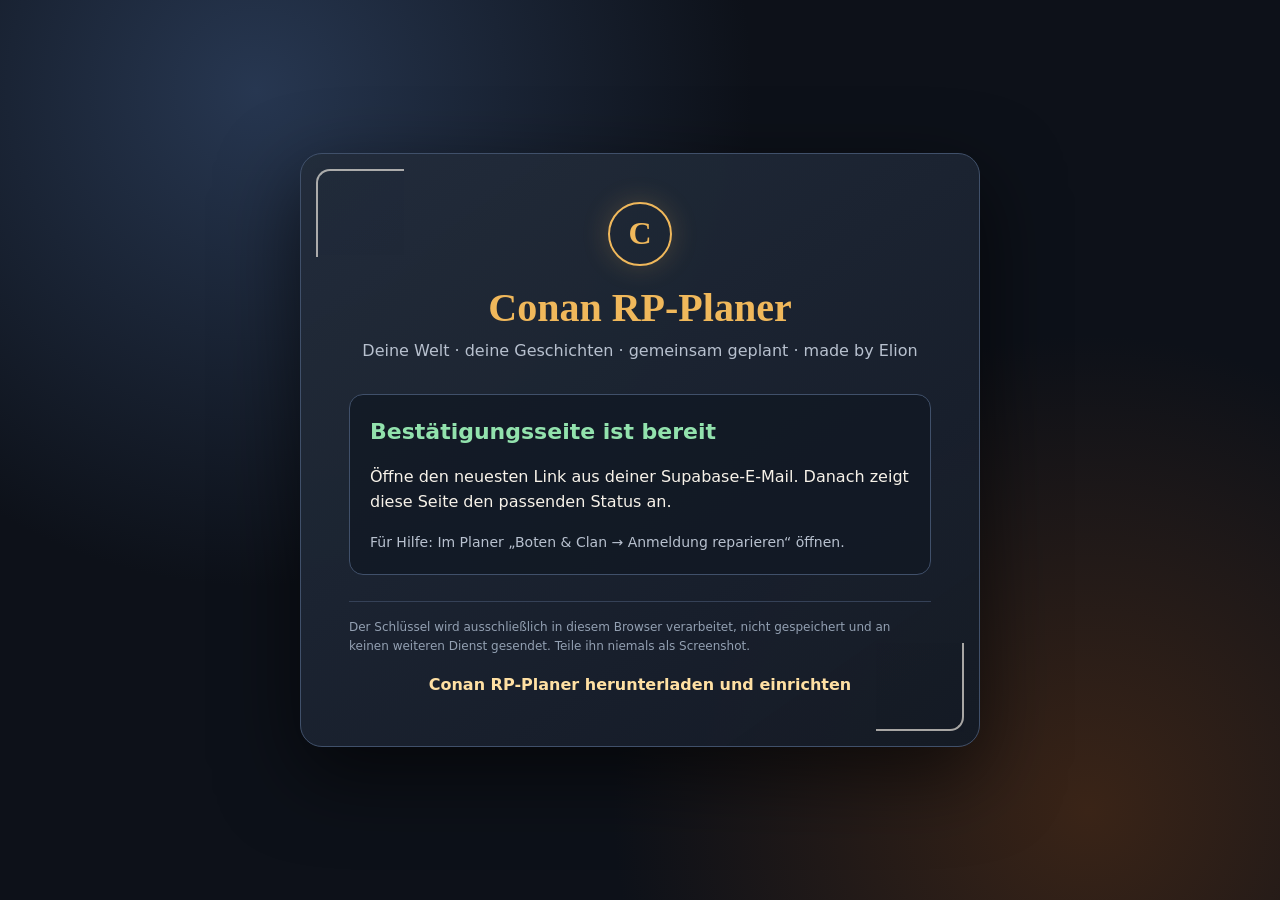
<file: index.html>
<!doctype html>
<html lang="de">
<head>
  <meta charset="utf-8">
  <meta name="viewport" content="width=device-width,initial-scale=1">
  <meta name="referrer" content="no-referrer">
  <meta http-equiv="Content-Security-Policy" content="default-src 'none'; style-src 'unsafe-inline'; script-src 'unsafe-inline'; img-src data:; base-uri 'none'; form-action 'none'; frame-ancestors 'none'">
  <title>Conan RP-Planer · Kontobestätigung</title>
  <style>
    :root{color-scheme:dark;--bg:#0d1119;--panel:#171e2a;--gold:#f0b85b;--gold2:#c9822b;--text:#f7f2e9;--muted:#b8c1cf;--ok:#92e2ad;--bad:#ff9b9b;--line:#40506a}
    *{box-sizing:border-box}
    body{margin:0;min-height:100vh;display:grid;place-items:center;padding:24px;background:radial-gradient(circle at 20% 10%,#273751 0,transparent 38%),radial-gradient(circle at 85% 90%,#3a2417 0,transparent 35%),var(--bg);color:var(--text);font:16px/1.55 "Segoe UI",system-ui,sans-serif}
    main{width:min(680px,100%);background:linear-gradient(145deg,rgba(34,44,59,.97),rgba(20,26,37,.98));border:1px solid var(--line);border-radius:22px;padding:clamp(24px,5vw,48px);box-shadow:0 28px 80px #0009;position:relative;overflow:hidden}
    main:before,main:after{content:"";position:absolute;width:86px;height:86px;border-color:var(--gold2);opacity:.65}
    main:before{left:15px;top:15px;border-left:2px solid;border-top:2px solid;border-radius:14px 0 0}
    main:after{right:15px;bottom:15px;border-right:2px solid;border-bottom:2px solid;border-radius:0 0 14px}
    .mark{width:64px;height:64px;margin:0 auto 18px;border:2px solid var(--gold);border-radius:50%;display:grid;place-items:center;color:var(--gold);font:700 32px Georgia,serif;box-shadow:0 0 28px #f0b85b33}
    h1{margin:0;text-align:center;color:var(--gold);font:700 clamp(27px,5vw,40px) Georgia,serif}
    .tagline{text-align:center;color:var(--muted);margin:8px 0 30px}
    .state{border:1px solid var(--line);border-radius:14px;padding:20px;background:#111824cc}
    .state h2{margin:0 0 8px;font-size:22px}.state.ok h2{color:var(--ok)}.state.error h2{color:var(--bad)}
    .codebox{margin-top:18px;padding:14px;border:1px solid #596982;border-radius:10px;background:#0b1018}
    .codebox label{display:block;color:var(--muted);font-size:13px;margin-bottom:7px}
    code{display:block;min-height:25px;word-break:break-all;color:#ffe0a3;font:13px/1.5 Consolas,monospace}
    .actions{display:flex;flex-wrap:wrap;gap:10px;margin-top:14px}
    button{appearance:none;border:1px solid var(--gold2);border-radius:9px;background:#2b3545;color:white;padding:11px 16px;font-weight:700;cursor:pointer}
    button.primary{background:linear-gradient(#d99537,#af6e1d);border-color:#f1bd65;color:#17110a}
    button:hover{filter:brightness(1.12)}
    .hint{color:var(--muted);margin:18px 0 0;font-size:14px}
    .privacy{margin-top:26px;padding-top:16px;border-top:1px solid #354157;color:#93a0b2;font-size:12px}
    .download{text-align:center;margin:18px 0 0}.download a{display:inline-block;color:#ffe0a3;font-weight:700;text-decoration:none}.download a:hover{text-decoration:underline}
    .toast{min-height:24px;color:var(--ok);font-weight:700;margin-top:10px}
    [hidden]{display:none!important}
  </style>
</head>
<body>
  <main>
    <div class="mark">C</div>
    <h1>Conan RP-Planer</h1>
    <p class="tagline">Deine Welt · deine Geschichten · gemeinsam geplant · made by Elion</p>
    <section id="state" class="state">
      <h2 id="title">Anmeldung wird geprüft …</h2>
      <p id="message">Einen Augenblick bitte.</p>
      <div id="codeArea" class="codebox" hidden>
        <label>Einmaliger Wiederherstellungscode</label>
        <code id="code">••••••••••••••••</code>
        <div class="actions">
          <button id="copy" class="primary" type="button">Code für den Planer kopieren</button>
          <button id="toggle" type="button">Code anzeigen</button>
        </div>
        <div id="toast" class="toast" role="status" aria-live="polite"></div>
      </div>
      <p id="hint" class="hint"></p>
    </section>
    <p class="privacy">Der Schlüssel wird ausschließlich in diesem Browser verarbeitet, nicht gespeichert und an keinen weiteren Dienst gesendet. Teile ihn niemals als Screenshot.</p>
    <p class="download"><a href="download/">Conan RP-Planer herunterladen und einrichten</a></p>
  </main>
  <script>
  (() => {
    "use strict";
    const source = location.hash.length > 1 ? location.hash.slice(1) : (location.search.length > 1 ? location.search.slice(1) : "");
    const params = new URLSearchParams(source);
    const token = params.get("access_token") || "";
    const type = params.get("type") || "";
    const errorCode = params.get("error_code") || params.get("error") || "";
    const errorDescription = (params.get("error_description") || "").replace(/\+/g, " ");
    const state = document.getElementById("state");
    const title = document.getElementById("title");
    const message = document.getElementById("message");
    const hint = document.getElementById("hint");
    const codeArea = document.getElementById("codeArea");
    const code = document.getElementById("code");
    const toast = document.getElementById("toast");
    const toggle = document.getElementById("toggle");
    let visible = false;
    history.replaceState({}, document.title, location.pathname);
    const mask = value => value.length > 24 ? value.slice(0,10) + "••••••••••" + value.slice(-8) : "••••••••••••••••";
    if (errorCode) {
      state.classList.add("error");
      if (errorCode === "otp_expired") {
        title.textContent = "Der Link ist abgelaufen";
        message.textContent = "Dieser Bestätigungs- oder Passwortlink wurde bereits verwendet oder ist nicht mehr gültig.";
        hint.textContent = "Fordere im Planer eine neue Bestätigungs- oder Passwort-Mail an und verwende ausschließlich den neuesten Link.";
      } else {
        title.textContent = "Bestätigung nicht möglich";
        message.textContent = errorDescription || ("Supabase meldet: " + errorCode);
        hint.textContent = "Öffne im Planer „Boten & Clan → Anmeldung reparieren“ und fordere einen neuen Link an.";
      }
      return;
    }
    if (token) {
      state.classList.add("ok");
      codeArea.hidden = false;
      code.textContent = mask(token);
      if (type === "recovery") {
        title.textContent = "Passwortwiederherstellung bereit";
        message.textContent = "Der sichere Einmalcode wurde erkannt.";
        hint.textContent = "Kopiere den Code, füge ihn im Planer unter „Anmeldung reparieren“ ein und lege dort dein neues Passwort fest.";
      } else {
        title.textContent = "E-Mail erfolgreich bestätigt";
        message.textContent = "Dein Boten-Konto ist jetzt freigeschaltet.";
        hint.textContent = "Du kannst dich nun im Conan RP-Planer anmelden. Der Code wird normalerweise nicht benötigt.";
      }
      toggle.addEventListener("click", () => {
        visible = !visible;
        code.textContent = visible ? token : mask(token);
        toggle.textContent = visible ? "Code verbergen" : "Code anzeigen";
      });
      document.getElementById("copy").addEventListener("click", async () => {
        const payload = "access_token=" + token;
        try {
          await navigator.clipboard.writeText(payload);
        } catch (_) {
          const area = document.createElement("textarea");
          area.value = payload; area.style.position = "fixed"; area.style.opacity = "0";
          document.body.appendChild(area); area.select(); document.execCommand("copy"); area.remove();
        }
        toast.textContent = "Code kopiert – jetzt in den Planer einfügen.";
        setTimeout(() => toast.textContent = "", 5000);
      });
      return;
    }
    state.classList.add("ok");
    title.textContent = "Bestätigungsseite ist bereit";
    message.textContent = "Öffne den neuesten Link aus deiner Supabase-E-Mail. Danach zeigt diese Seite den passenden Status an.";
    hint.textContent = "Für Hilfe: Im Planer „Boten & Clan → Anmeldung reparieren“ öffnen.";
  })();
  </script>
</body>
</html>
</file>
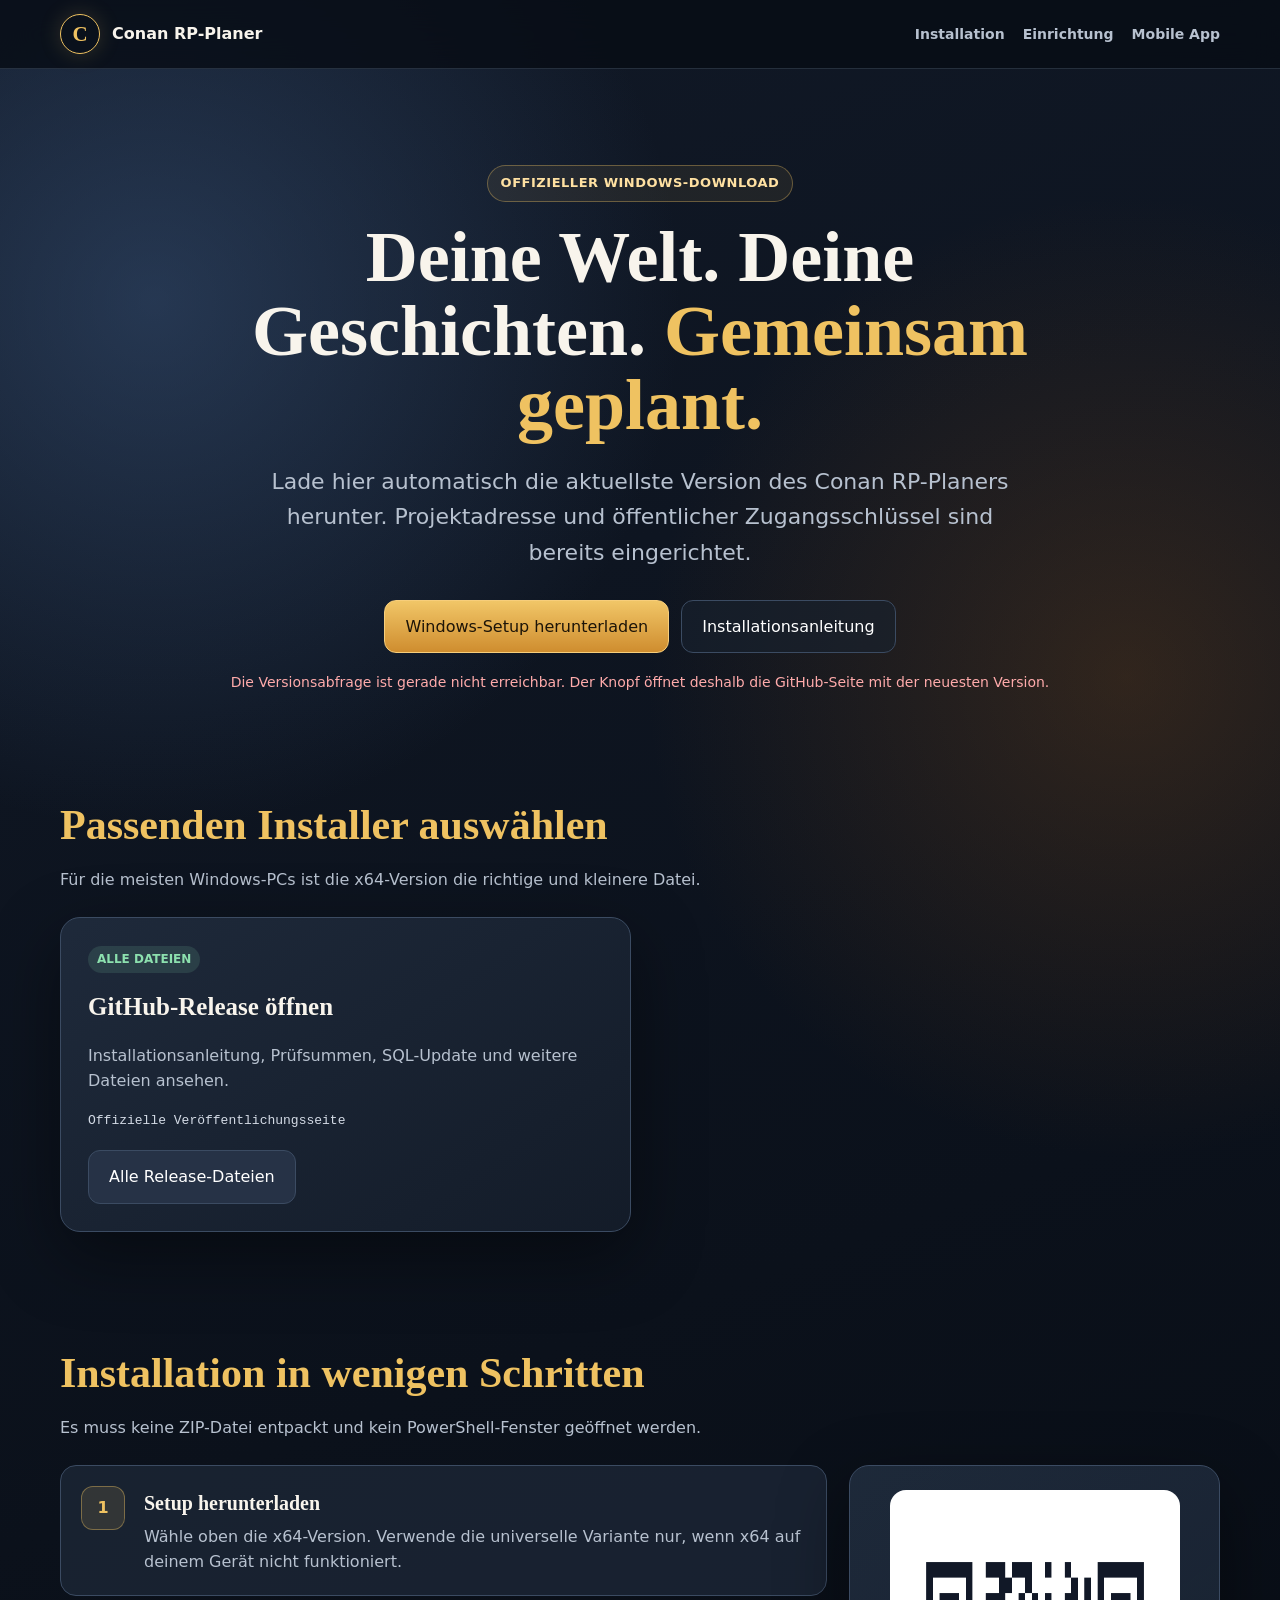
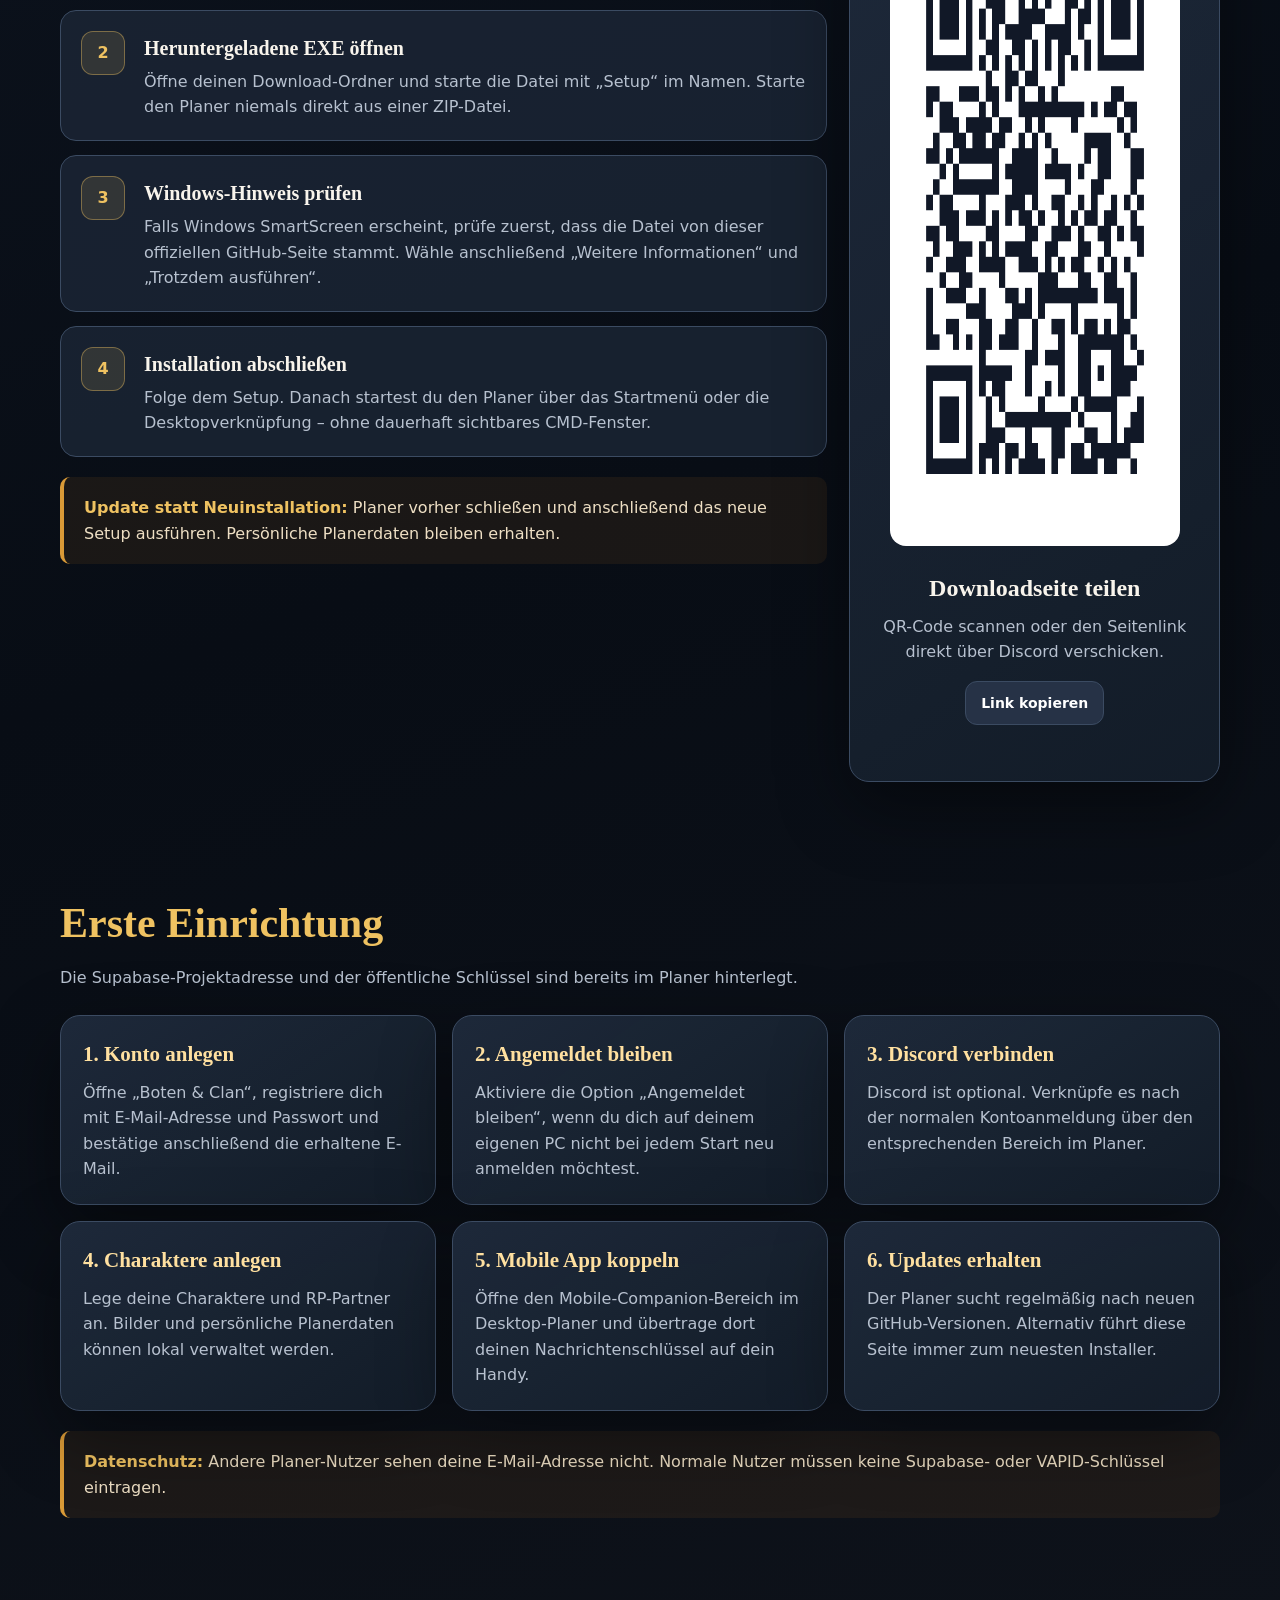
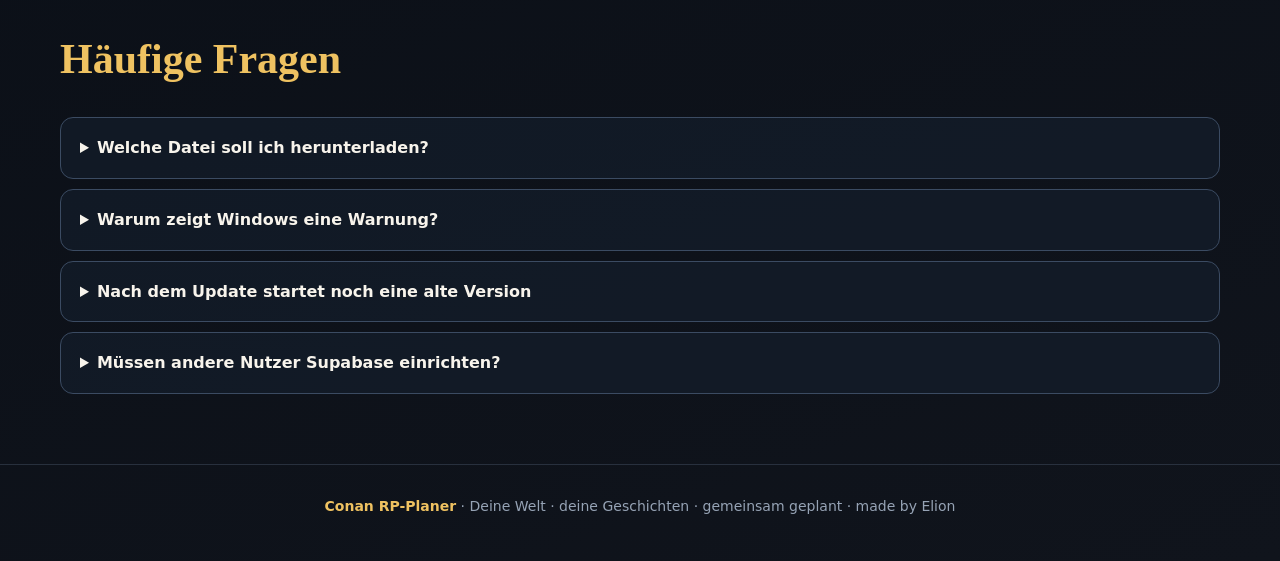
<file: download/index.html>
<!doctype html>
<html lang="de">
<head>
  <meta charset="utf-8">
  <meta name="viewport" content="width=device-width,initial-scale=1">
  <meta name="description" content="Conan RP-Planer für Windows herunterladen und Schritt für Schritt einrichten.">
  <meta name="theme-color" content="#111827">
  <meta http-equiv="Content-Security-Policy" content="default-src 'none'; style-src 'unsafe-inline'; script-src 'unsafe-inline'; img-src 'self' data:; connect-src https://api.github.com; base-uri 'none'; form-action 'none'; frame-ancestors 'none'">
  <title>Conan RP-Planer herunterladen</title>
  <style>
    :root {
      color-scheme: dark;
      --bg: #080d15;
      --panel: rgba(20, 29, 42, .92);
      --panel-soft: rgba(30, 41, 57, .72);
      --gold: #efc261;
      --gold-strong: #d99a37;
      --text: #f8f4ec;
      --muted: #b7c1cf;
      --line: #3b4b62;
      --ok: #8ce0ae;
      --danger: #ffabab;
      --shadow: 0 24px 70px rgba(0, 0, 0, .42);
    }

    * { box-sizing: border-box; }
    html { scroll-behavior: smooth; }
    body {
      margin: 0;
      min-height: 100vh;
      color: var(--text);
      background:
        radial-gradient(circle at 12% 8%, rgba(62, 91, 132, .48), transparent 33rem),
        radial-gradient(circle at 88% 18%, rgba(116, 70, 26, .35), transparent 30rem),
        linear-gradient(160deg, #111927 0%, var(--bg) 55%, #10141c 100%);
      font: 16px/1.6 "Segoe UI", system-ui, -apple-system, sans-serif;
    }

    a { color: inherit; }
    button, a.button { font: inherit; }
    .wrap { width: min(1160px, calc(100% - 32px)); margin: 0 auto; }

    header {
      position: sticky;
      top: 0;
      z-index: 20;
      border-bottom: 1px solid rgba(121, 142, 173, .25);
      background: rgba(8, 13, 21, .82);
      backdrop-filter: blur(18px);
    }

    nav {
      min-height: 68px;
      display: flex;
      align-items: center;
      justify-content: space-between;
      gap: 20px;
    }

    .brand { display: flex; align-items: center; gap: 12px; text-decoration: none; font-weight: 800; }
    .brand-mark {
      width: 40px;
      height: 40px;
      display: grid;
      place-items: center;
      border: 1px solid var(--gold);
      border-radius: 50%;
      color: var(--gold);
      font: 700 21px Georgia, serif;
      box-shadow: 0 0 22px rgba(239, 194, 97, .18);
    }

    .nav-links { display: flex; gap: 18px; align-items: center; }
    .nav-links a { color: var(--muted); text-decoration: none; font-size: 14px; font-weight: 700; }
    .nav-links a:hover { color: var(--gold); }

    .hero { padding: clamp(54px, 8vw, 96px) 0 46px; text-align: center; }
    .eyebrow {
      display: inline-flex;
      align-items: center;
      gap: 8px;
      margin-bottom: 18px;
      padding: 7px 13px;
      border: 1px solid rgba(239, 194, 97, .35);
      border-radius: 999px;
      background: rgba(239, 194, 97, .08);
      color: #ffe1a2;
      font-size: 13px;
      font-weight: 800;
      letter-spacing: .04em;
      text-transform: uppercase;
    }

    h1, h2, h3 { font-family: Georgia, "Times New Roman", serif; }
    h1 { max-width: 900px; margin: 0 auto; font-size: clamp(38px, 7vw, 72px); line-height: 1.03; }
    h1 span { color: var(--gold); }
    .lead { max-width: 760px; margin: 22px auto 0; color: var(--muted); font-size: clamp(18px, 2.4vw, 22px); }

    .hero-actions { display: flex; flex-wrap: wrap; justify-content: center; gap: 12px; margin-top: 30px; }
    .button {
      min-height: 52px;
      display: inline-flex;
      align-items: center;
      justify-content: center;
      gap: 9px;
      padding: 13px 20px;
      border: 1px solid var(--line);
      border-radius: 12px;
      background: #263246;
      color: white;
      text-decoration: none;
      font-weight: 800;
      cursor: pointer;
      transition: transform .15s ease, filter .15s ease, border-color .15s ease;
    }
    .button:hover { transform: translateY(-2px); filter: brightness(1.09); border-color: #7185a2; }
    .button.primary { border-color: #f7ce7b; background: linear-gradient(180deg, #f1c667, #cf8d2f); color: #1c1408; }
    .button.ghost { background: rgba(24, 34, 48, .6); }
    .button.small { min-height: 44px; padding: 10px 15px; font-size: 14px; }

    .release-meta { margin-top: 18px; color: var(--muted); font-size: 14px; }
    .release-meta strong { color: var(--ok); }
    .status-error { color: var(--danger); }

    .section { padding: 38px 0 70px; }
    .section-heading { max-width: 760px; margin-bottom: 24px; }
    .section-heading h2 { margin: 0 0 8px; color: var(--gold); font-size: clamp(29px, 4vw, 42px); }
    .section-heading p { margin: 0; color: var(--muted); }

    .downloads { display: grid; grid-template-columns: repeat(2, minmax(0, 1fr)); gap: 18px; }
    .card {
      position: relative;
      overflow: hidden;
      border: 1px solid var(--line);
      border-radius: 20px;
      background: linear-gradient(145deg, rgba(31, 43, 60, .94), var(--panel));
      box-shadow: var(--shadow);
    }
    .download-card { padding: 27px; }
    .download-card.recommended { border-color: rgba(239, 194, 97, .75); }
    .flag {
      display: inline-block;
      margin-bottom: 14px;
      padding: 4px 9px;
      border-radius: 999px;
      background: rgba(140, 224, 174, .13);
      color: var(--ok);
      font-size: 12px;
      font-weight: 900;
      text-transform: uppercase;
    }
    .download-card h3 { margin: 0; font-size: 25px; }
    .download-card p { min-height: 52px; color: var(--muted); }
    .file-meta { margin: 14px 0 20px; color: #d4dbe6; font: 13px/1.5 Consolas, monospace; overflow-wrap: anywhere; }
    .download-card[hidden] { display: none; }

    .guide-grid { display: grid; grid-template-columns: minmax(0, 1.45fr) minmax(280px, .7fr); gap: 22px; align-items: start; }
    .steps { counter-reset: install; display: grid; gap: 14px; }
    .step {
      counter-increment: install;
      display: grid;
      grid-template-columns: 48px 1fr;
      gap: 15px;
      padding: 20px;
      border: 1px solid var(--line);
      border-radius: 16px;
      background: var(--panel-soft);
    }
    .step::before {
      content: counter(install);
      width: 42px;
      height: 42px;
      display: grid;
      place-items: center;
      border-radius: 12px;
      background: rgba(239, 194, 97, .12);
      color: var(--gold);
      font-weight: 900;
      border: 1px solid rgba(239, 194, 97, .4);
    }
    .step h3 { margin: 1px 0 5px; font-size: 20px; }
    .step p { margin: 0; color: var(--muted); }

    .qr-card { padding: 24px; text-align: center; position: sticky; top: 90px; }
    .qr-card img { width: min(290px, 100%); padding: 10px; border-radius: 16px; background: white; }
    .qr-card h3 { margin: 16px 0 6px; font-size: 24px; }
    .qr-card p { color: var(--muted); margin: 0 0 16px; }

    .notice {
      margin-top: 20px;
      padding: 18px 20px;
      border-left: 4px solid var(--gold-strong);
      border-radius: 10px;
      background: rgba(120, 78, 29, .16);
      color: #eedfc4;
    }
    .notice strong { color: var(--gold); }

    .setup-cards { display: grid; grid-template-columns: repeat(3, minmax(0, 1fr)); gap: 16px; }
    .setup-card { padding: 22px; }
    .setup-card h3 { margin: 0 0 8px; color: #ffe0a0; font-size: 21px; }
    .setup-card p { margin: 0; color: var(--muted); }

    details { border: 1px solid var(--line); border-radius: 13px; background: rgba(20, 29, 42, .74); }
    details + details { margin-top: 10px; }
    summary { padding: 17px 19px; cursor: pointer; font-weight: 800; }
    details p { margin: 0; padding: 0 19px 18px; color: var(--muted); }

    footer { border-top: 1px solid rgba(121, 142, 173, .24); padding: 30px 0 44px; color: #96a3b5; text-align: center; font-size: 14px; }
    footer strong { color: var(--gold); }

    .sr-only { position: absolute; width: 1px; height: 1px; padding: 0; margin: -1px; overflow: hidden; clip: rect(0,0,0,0); white-space: nowrap; border: 0; }
    .toast { min-height: 24px; margin-top: 8px; color: var(--ok); font-weight: 800; }

    @media (max-width: 820px) {
      .downloads, .setup-cards, .guide-grid { grid-template-columns: 1fr; }
      .qr-card { position: static; }
      .nav-links a:not(.keep) { display: none; }
    }
    @media (max-width: 520px) {
      .wrap { width: min(100% - 22px, 1160px); }
      .hero { padding-top: 42px; }
      .hero-actions .button { width: 100%; }
      .download-card { padding: 21px; }
      .step { grid-template-columns: 42px 1fr; padding: 16px; }
    }
  </style>
</head>
<body>
  <header>
    <nav class="wrap" aria-label="Hauptnavigation">
      <a class="brand" href="../">
        <span class="brand-mark" aria-hidden="true">C</span>
        <span>Conan RP-Planer</span>
      </a>
      <div class="nav-links">
        <a href="#installation">Installation</a>
        <a href="#einrichtung">Einrichtung</a>
        <a class="keep" href="../mobile/">Mobile App</a>
      </div>
    </nav>
  </header>

  <main>
    <section class="hero wrap">
      <div class="eyebrow">Offizieller Windows-Download</div>
      <h1>Deine Welt. Deine Geschichten. <span>Gemeinsam geplant.</span></h1>
      <p class="lead">Lade hier automatisch die aktuellste Version des Conan RP-Planers herunter. Projektadresse und öffentlicher Zugangsschlüssel sind bereits eingerichtet.</p>
      <div class="hero-actions">
        <a id="primaryDownload" class="button primary" href="https://github.com/mikejaeson1-wq/conan-rp-planer/releases/latest">Windows-Setup herunterladen</a>
        <a class="button ghost" href="#installation">Installationsanleitung</a>
      </div>
      <p id="releaseStatus" class="release-meta" role="status" aria-live="polite">Neueste Version wird geprüft …</p>
    </section>

    <section class="section wrap" aria-labelledby="download-title">
      <div class="section-heading">
        <h2 id="download-title">Passenden Installer auswählen</h2>
        <p>Für die meisten Windows-PCs ist die x64-Version die richtige und kleinere Datei.</p>
      </div>
      <div class="downloads">
        <article id="x64Card" class="card download-card recommended" hidden>
          <span class="flag">Für die meisten PCs empfohlen</span>
          <h3>Windows x64</h3>
          <p>Für normale Windows-10- und Windows-11-PCs mit Intel- oder AMD-Prozessor.</p>
          <div id="x64Meta" class="file-meta"></div>
          <a id="x64Download" class="button primary" href="https://github.com/mikejaeson1-wq/conan-rp-planer/releases/latest">x64-Setup herunterladen</a>
        </article>

        <article id="universalCard" class="card download-card" hidden>
          <span class="flag">Alternative</span>
          <h3>Windows Universal</h3>
          <p>Enthält mehrere Windows-Architekturen und ist deshalb deutlich größer.</p>
          <div id="universalMeta" class="file-meta"></div>
          <a id="universalDownload" class="button" href="https://github.com/mikejaeson1-wq/conan-rp-planer/releases/latest">Universelles Setup herunterladen</a>
        </article>

        <article id="armCard" class="card download-card" hidden>
          <span class="flag">Nur für ARM-PCs</span>
          <h3>Windows ARM64</h3>
          <p>Nur für Windows-Geräte mit ARM-Prozessor, beispielsweise bestimmte Snapdragon-PCs.</p>
          <div id="armMeta" class="file-meta"></div>
          <a id="armDownload" class="button" href="https://github.com/mikejaeson1-wq/conan-rp-planer/releases/latest">ARM64-Setup herunterladen</a>
        </article>

        <article class="card download-card">
          <span class="flag">Alle Dateien</span>
          <h3>GitHub-Release öffnen</h3>
          <p>Installationsanleitung, Prüfsummen, SQL-Update und weitere Dateien ansehen.</p>
          <div class="file-meta">Offizielle Veröffentlichungsseite</div>
          <a class="button" href="https://github.com/mikejaeson1-wq/conan-rp-planer/releases/latest" target="_blank" rel="noreferrer">Alle Release-Dateien</a>
        </article>
      </div>
    </section>

    <section id="installation" class="section wrap" aria-labelledby="installation-title">
      <div class="section-heading">
        <h2 id="installation-title">Installation in wenigen Schritten</h2>
        <p>Es muss keine ZIP-Datei entpackt und kein PowerShell-Fenster geöffnet werden.</p>
      </div>
      <div class="guide-grid">
        <div>
          <div class="steps">
            <article class="step">
              <div>
                <h3>Setup herunterladen</h3>
                <p>Wähle oben die x64-Version. Verwende die universelle Variante nur, wenn x64 auf deinem Gerät nicht funktioniert.</p>
              </div>
            </article>
            <article class="step">
              <div>
                <h3>Heruntergeladene EXE öffnen</h3>
                <p>Öffne deinen Download-Ordner und starte die Datei mit „Setup“ im Namen. Starte den Planer niemals direkt aus einer ZIP-Datei.</p>
              </div>
            </article>
            <article class="step">
              <div>
                <h3>Windows-Hinweis prüfen</h3>
                <p>Falls Windows SmartScreen erscheint, prüfe zuerst, dass die Datei von dieser offiziellen GitHub-Seite stammt. Wähle anschließend „Weitere Informationen“ und „Trotzdem ausführen“.</p>
              </div>
            </article>
            <article class="step">
              <div>
                <h3>Installation abschließen</h3>
                <p>Folge dem Setup. Danach startest du den Planer über das Startmenü oder die Desktopverknüpfung – ohne dauerhaft sichtbares CMD-Fenster.</p>
              </div>
            </article>
          </div>
          <div class="notice"><strong>Update statt Neuinstallation:</strong> Planer vorher schließen und anschließend das neue Setup ausführen. Persönliche Planerdaten bleiben erhalten.</div>
        </div>

        <aside class="card qr-card">
          <img src="qr-download.png" alt="QR-Code zur Downloadseite des Conan RP-Planers" width="656" height="656">
          <h3>Downloadseite teilen</h3>
          <p>QR-Code scannen oder den Seitenlink direkt über Discord verschicken.</p>
          <button id="copyPage" class="button small" type="button">Link kopieren</button>
          <div id="copyToast" class="toast" role="status" aria-live="polite"></div>
        </aside>
      </div>
    </section>

    <section id="einrichtung" class="section wrap" aria-labelledby="setup-title">
      <div class="section-heading">
        <h2 id="setup-title">Erste Einrichtung</h2>
        <p>Die Supabase-Projektadresse und der öffentliche Schlüssel sind bereits im Planer hinterlegt.</p>
      </div>
      <div class="setup-cards">
        <article class="card setup-card">
          <h3>1. Konto anlegen</h3>
          <p>Öffne „Boten &amp; Clan“, registriere dich mit E-Mail-Adresse und Passwort und bestätige anschließend die erhaltene E-Mail.</p>
        </article>
        <article class="card setup-card">
          <h3>2. Angemeldet bleiben</h3>
          <p>Aktiviere die Option „Angemeldet bleiben“, wenn du dich auf deinem eigenen PC nicht bei jedem Start neu anmelden möchtest.</p>
        </article>
        <article class="card setup-card">
          <h3>3. Discord verbinden</h3>
          <p>Discord ist optional. Verknüpfe es nach der normalen Kontoanmeldung über den entsprechenden Bereich im Planer.</p>
        </article>
        <article class="card setup-card">
          <h3>4. Charaktere anlegen</h3>
          <p>Lege deine Charaktere und RP-Partner an. Bilder und persönliche Planerdaten können lokal verwaltet werden.</p>
        </article>
        <article class="card setup-card">
          <h3>5. Mobile App koppeln</h3>
          <p>Öffne den Mobile-Companion-Bereich im Desktop-Planer und übertrage dort deinen Nachrichtenschlüssel auf dein Handy.</p>
        </article>
        <article class="card setup-card">
          <h3>6. Updates erhalten</h3>
          <p>Der Planer sucht regelmäßig nach neuen GitHub-Versionen. Alternativ führt diese Seite immer zum neuesten Installer.</p>
        </article>
      </div>
      <div class="notice"><strong>Datenschutz:</strong> Andere Planer-Nutzer sehen deine E-Mail-Adresse nicht. Normale Nutzer müssen keine Supabase- oder VAPID-Schlüssel eintragen.</div>
    </section>

    <section class="section wrap" aria-labelledby="help-title">
      <div class="section-heading">
        <h2 id="help-title">Häufige Fragen</h2>
      </div>
      <details>
        <summary>Welche Datei soll ich herunterladen?</summary>
        <p>Auf einem üblichen Windows-10- oder Windows-11-PC nimmst du „Windows x64“. Die universelle Setup-Datei ist größer und dient als Alternative.</p>
      </details>
      <details>
        <summary>Warum zeigt Windows eine Warnung?</summary>
        <p>Der Installer ist derzeit nicht mit einem kostenpflichtigen Windows-Code-Signing-Zertifikat signiert. Lade ihn ausschließlich über diese Seite beziehungsweise das offizielle GitHub-Repository herunter und vergleiche bei Bedarf die SHA256-Prüfsumme im Release.</p>
      </details>
      <details>
        <summary>Nach dem Update startet noch eine alte Version</summary>
        <p>Lösche keine persönlichen Daten. Schließe alle laufenden Planerfenster, installiere das aktuelle Setup und starte danach ausschließlich den Eintrag aus dem Windows-Startmenü. Alte entpackte ZIP-Ordner können anschließend entfernt werden.</p>
      </details>
      <details>
        <summary>Müssen andere Nutzer Supabase einrichten?</summary>
        <p>Nein. Projektadresse und öffentlicher Schlüssel sind bereits vorkonfiguriert. Andere Nutzer benötigen lediglich ein eigenes Konto und bestätigen ihre E-Mail-Adresse.</p>
      </details>
    </section>
  </main>

  <footer>
    <div class="wrap"><strong>Conan RP-Planer</strong> · Deine Welt · deine Geschichten · gemeinsam geplant · made by Elion</div>
  </footer>

  <script>
  (() => {
    "use strict";
    const API = "https://api.github.com/repos/mikejaeson1-wq/conan-rp-planer/releases/latest";
    const RELEASES = "https://github.com/mikejaeson1-wq/conan-rp-planer/releases/latest";
    const $ = id => document.getElementById(id);
    const formatSize = bytes => {
      if (!Number.isFinite(bytes)) return "";
      const units = ["B", "KB", "MB", "GB"];
      let value = bytes, unit = 0;
      while (value >= 1024 && unit < units.length - 1) { value /= 1024; unit += 1; }
      return `${value.toLocaleString("de-DE", { maximumFractionDigits: 1 })} ${units[unit]}`;
    };
    const choose = (assets, test) => assets.find(asset => test(asset.name.toLowerCase()));
    const bindAsset = (asset, cardId, linkId, metaId) => {
      if (!asset) return;
      $(cardId).hidden = false;
      $(linkId).href = asset.browser_download_url;
      $(metaId).textContent = `${asset.name} · ${formatSize(asset.size)}`;
    };

    fetch(API, { headers: { Accept: "application/vnd.github+json" } })
      .then(response => {
        if (!response.ok) throw new Error(`GitHub API: ${response.status}`);
        return response.json();
      })
      .then(release => {
        const assets = Array.isArray(release.assets) ? release.assets : [];
        const x64 = choose(assets, name => name.endsWith(".exe") && name.includes("setup") && name.includes("x64"));
        const arm = choose(assets, name => name.endsWith(".exe") && name.includes("setup") && (name.includes("arm64") || name.includes("aarch64")));
        const universal = choose(assets, name => name.endsWith(".exe") && name.includes("setup") && !name.includes("x64") && !name.includes("arm64") && !name.includes("aarch64"));
        bindAsset(x64, "x64Card", "x64Download", "x64Meta");
        bindAsset(universal, "universalCard", "universalDownload", "universalMeta");
        bindAsset(arm, "armCard", "armDownload", "armMeta");

        const primary = x64 || universal || arm;
        if (primary) $("primaryDownload").href = primary.browser_download_url;
        const date = release.published_at ? new Date(release.published_at).toLocaleDateString("de-DE") : "";
        $("releaseStatus").textContent = `Aktuell: ${release.name || release.tag_name}${date ? ` · veröffentlicht am ${date}` : ""}`;
        $("releaseStatus").style.color = "var(--ok)";
        $("releaseStatus").style.fontWeight = "800";
      })
      .catch(() => {
        $("releaseStatus").classList.add("status-error");
        $("releaseStatus").textContent = "Die Versionsabfrage ist gerade nicht erreichbar. Der Knopf öffnet deshalb die GitHub-Seite mit der neuesten Version.";
        $("primaryDownload").href = RELEASES;
      });

    $("copyPage").addEventListener("click", async () => {
      const link = "https://mikejaeson1-wq.github.io/conan-rp-planer/download/";
      try {
        await navigator.clipboard.writeText(link);
      } catch (_) {
        const field = document.createElement("textarea");
        field.value = link;
        field.style.position = "fixed";
        field.style.opacity = "0";
        document.body.appendChild(field);
        field.select();
        document.execCommand("copy");
        field.remove();
      }
      $("copyToast").textContent = "Downloadlink kopiert.";
      setTimeout(() => $("copyToast").textContent = "", 4000);
    });
  })();
  </script>
</body>
</html>
</file>
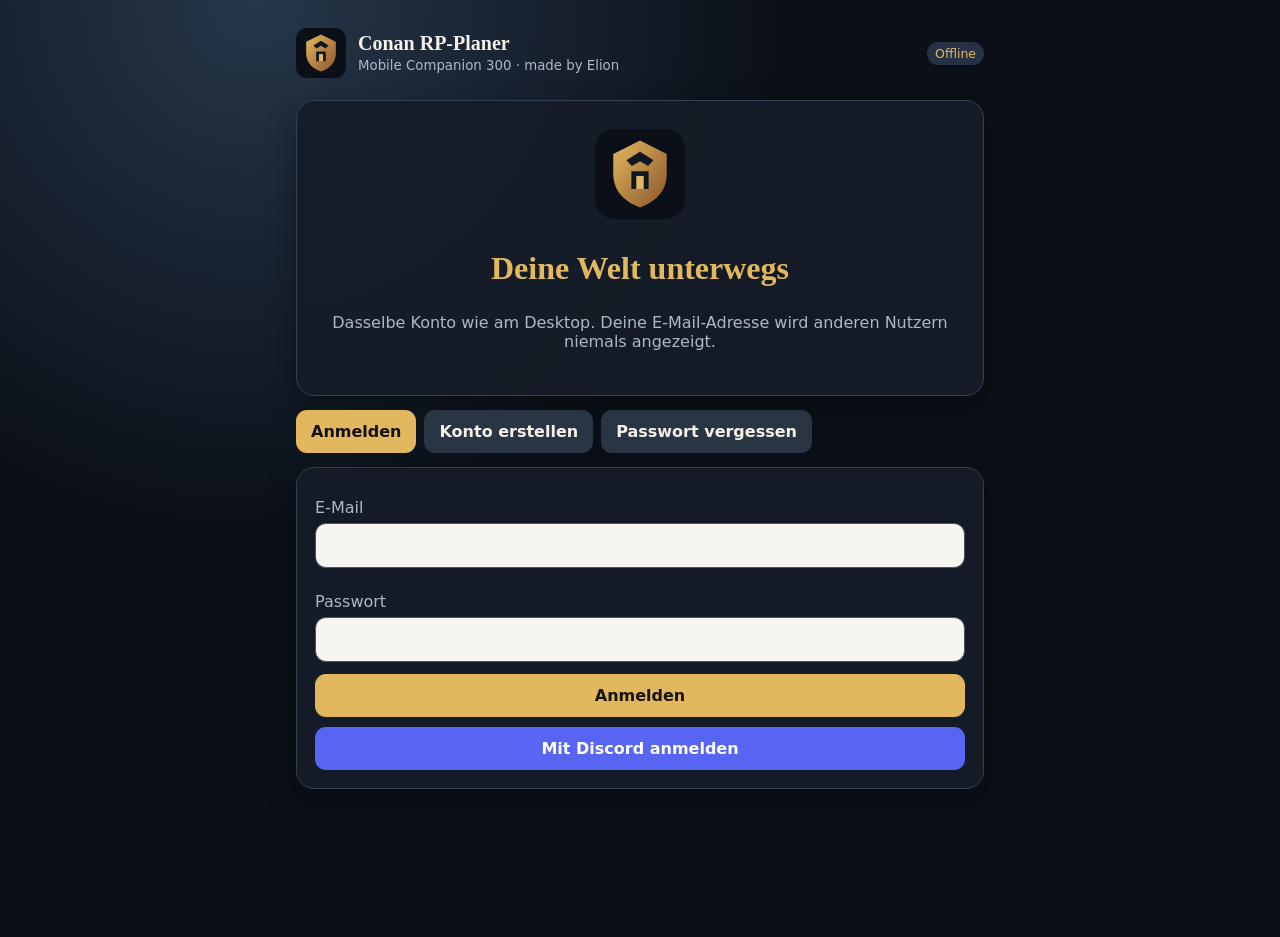
<file: mobile/index.html>
<!doctype html>
<html lang="de">
<head>
  <meta charset="utf-8">
  <meta name="viewport" content="width=device-width,initial-scale=1,viewport-fit=cover">
  <meta name="theme-color" content="#151d28">
  <meta name="description" content="Conan RP-Planer Mobile Companion 300 mit Kalender, Chat, Discord, Schlüsselsynchronisierung und Push">
  <meta name="mobile-version" content="300.1.0">
  <link rel="manifest" href="manifest.webmanifest?v=300.1.0">
  <link rel="icon" href="icon.svg">
  <link rel="stylesheet" href="styles.css?v=300.1.0">
  <title>Conan RP Mobile 300</title>
</head>
<body>
  <main class="shell">
    <header class="brand"><img src="icon.svg" alt=""><div><h1>Conan RP-Planer</h1><small>Mobile Companion 300 · made by Elion</small></div><span id="connectionBadge" class="badge">Offline</span></header>
    <section id="authView">
      <div class="card hero"><img src="icon.svg" alt=""><h2>Deine Welt unterwegs</h2><p class="muted">Dasselbe Konto wie am Desktop. Deine E-Mail-Adresse wird anderen Nutzern niemals angezeigt.</p></div>
      <div class="tabs auth-tabs"><button data-auth="login" class="active">Anmelden</button><button data-auth="register">Konto erstellen</button><button data-auth="recover">Passwort vergessen</button></div>
      <form id="loginForm" class="card auth-panel active" data-auth-panel="login"><label>E-Mail<input name="email" type="email" autocomplete="email" required></label><label>Passwort<input name="password" type="password" autocomplete="current-password" required></label><button class="primary wide">Anmelden</button><button id="discordMobile300" class="discord wide" type="button">Mit Discord anmelden</button></form>
      <form id="registerForm" class="card auth-panel" data-auth-panel="register"><label>Anzeigename<input name="display_name" maxlength="60" required></label><label>E-Mail<input name="email" type="email" autocomplete="email" required></label><label>Passwort<input name="password" type="password" minlength="8" autocomplete="new-password" required></label><button class="primary wide">Konto erstellen</button></form>
      <form id="recoverForm" class="card auth-panel" data-auth-panel="recover"><label>E-Mail<input name="email" type="email" autocomplete="email" required></label><button class="primary wide">Passwort-Mail senden</button></form>
      <p id="authStatus" class="status"></p>
    </section>
    <section id="appView" class="hidden"><div id="page"></div><nav class="bottom-nav"><button data-page="home" class="active">⌂<br>Heute</button><button data-page="appointments">◷<br>Termine</button><button data-page="chats">✉<br>Chats</button><button data-page="clans">♜<br>Clans</button><button data-page="security">⚿<br>Sicher</button></nav></section>
  </main>
  <input id="keyFile" type="file" accept=".crpkey,application/json" hidden>
  <input id="chatFile" type="file" accept="image/*,audio/*,.pdf,.txt" hidden>
  <script src="app.js?v=300.1.0"></script>
  <script src="v300.js?v=300.1.0"></script>
</body>
</html>
</file>
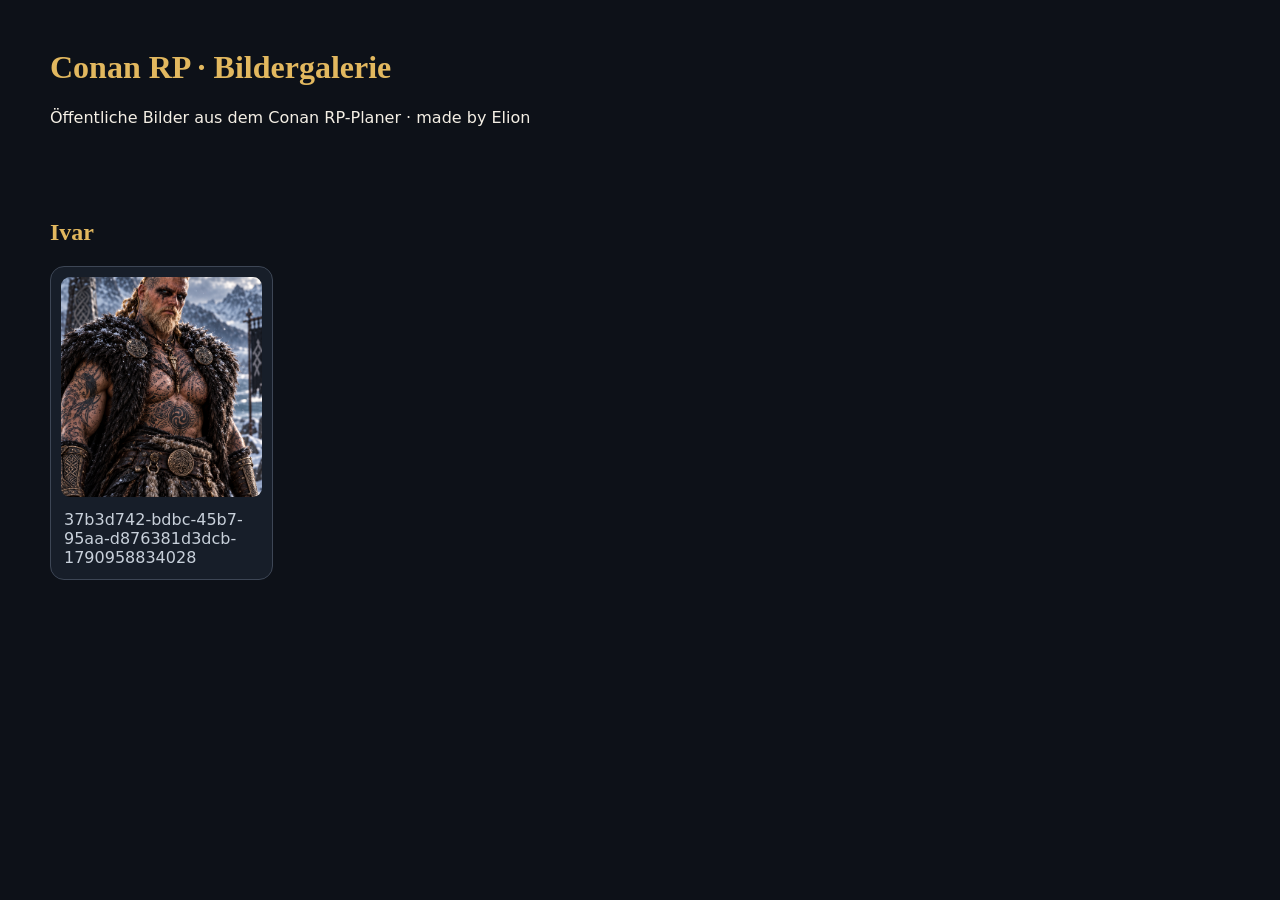
<file: media/gallery/index.html>
<!doctype html><html lang="de"><head><meta charset="utf-8"><meta name="viewport" content="width=device-width,initial-scale=1"><title>Conan RP · Bildergalerie</title><style>body{margin:0;background:#0d1118;color:#f4efe5;font:16px system-ui}header,main{max-width:1180px;margin:auto;padding:28px}h1,h2{font-family:Georgia,serif;color:#e2b85f}.grid{display:grid;grid-template-columns:repeat(auto-fill,minmax(210px,1fr));gap:16px}figure{margin:0;padding:10px;border:1px solid #3d4655;border-radius:14px;background:#171e29}img{width:100%;height:220px;object-fit:cover;border-radius:9px}figcaption{padding:9px 3px 2px;color:#c8d0da}</style></head><body><header><h1>Conan RP · Bildergalerie</h1><p>Öffentliche Bilder aus dem Conan RP-Planer · made by Elion</p></header><main><section id="ivar"><h2>Ivar</h2><p></p><div class="grid"><figure><a href="https://mikejaeson1-wq.github.io/conan-rp-planer/media/images/ivar/37b3d742-bdbc-45b7-95aa-d876381d3dcb-1790958834028-860ac3dd.png" target="_blank" rel="noopener"><img src="https://mikejaeson1-wq.github.io/conan-rp-planer/media/images/ivar/37b3d742-bdbc-45b7-95aa-d876381d3dcb-1790958834028-860ac3dd.png" alt="37b3d742-bdbc-45b7-95aa-d876381d3dcb-1790958834028" loading="lazy"></a><figcaption>37b3d742-bdbc-45b7-95aa-d876381d3dcb-1790958834028</figcaption></figure></div></section></main></body></html>
</file>
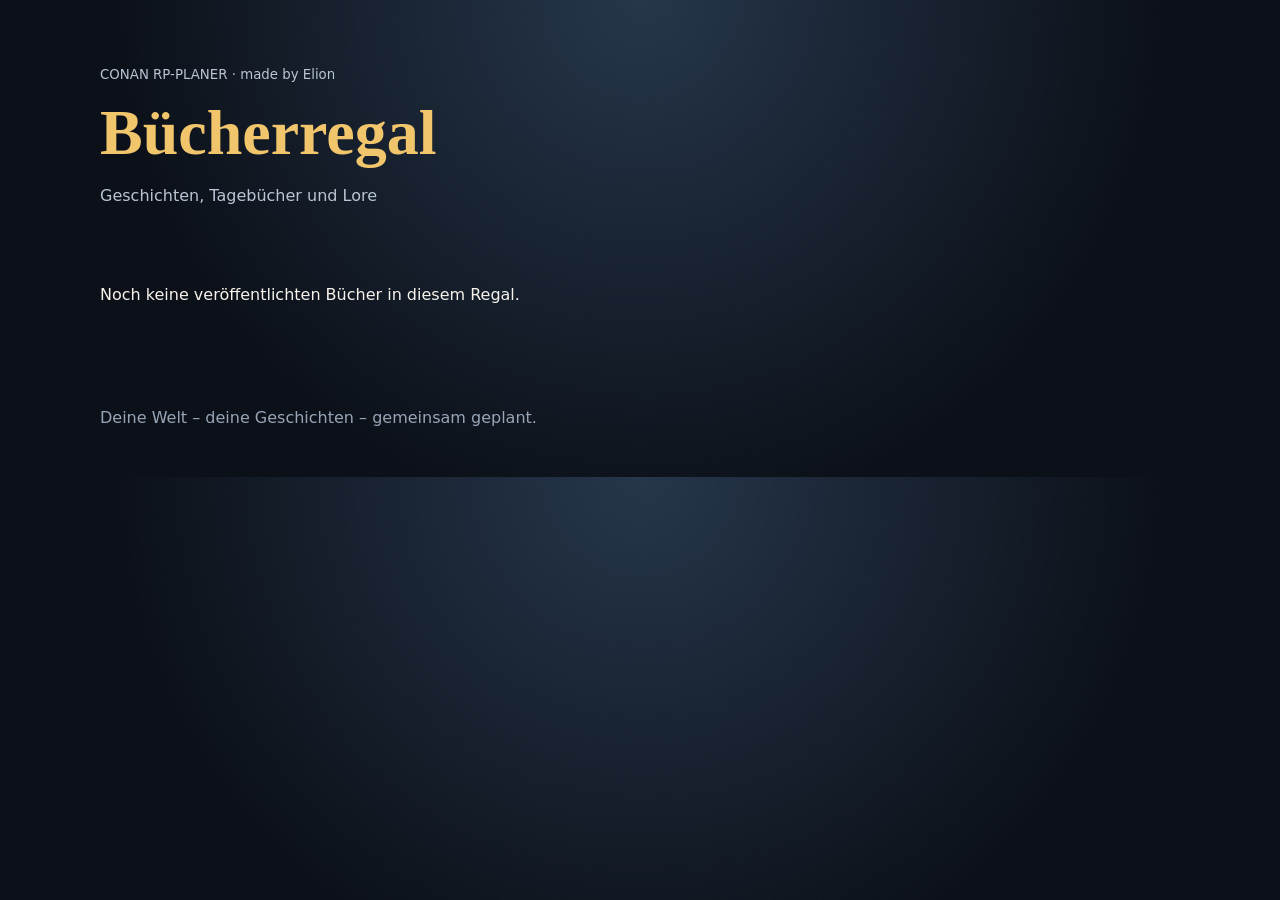
<file: library/shelves/chroniken/index.html>
<!doctype html><html lang="de"><head><meta charset="utf-8"><meta name="viewport" content="width=device-width,initial-scale=1"><title>Bücherregal</title><style>:root{color-scheme:dark}*{box-sizing:border-box}body{margin:0;background:radial-gradient(circle at top,#26364b,#0c1119 65%);color:#f7f3ec;font:16px system-ui,sans-serif}header,main{width:min(1080px,92vw);margin:auto}header{padding:64px 0 28px}h1{font:700 clamp(2rem,7vw,4rem) Georgia,serif;margin:.2em 0;color:#f0c56b}.sub{color:#b9c5d4;max-width:720px}.grid{display:grid;grid-template-columns:repeat(auto-fit,minmax(240px,1fr));gap:18px;padding:20px 0 64px}.tile{background:rgba(18,27,40,.9);border:1px solid #53657b;border-radius:18px;padding:22px;color:inherit;text-decoration:none;box-shadow:0 18px 45px #0005}.tile:hover{border-color:#f0c56b;transform:translateY(-2px)}small{color:#b9c5d4}audio{width:100%;margin-top:14px}.tracks{display:grid;gap:12px}.track{padding:14px;border-radius:12px;background:#ffffff0b}button{background:#f0c56b;color:#17120b;border:0;border-radius:10px;padding:10px 14px;font-weight:700}footer{padding:24px 0 50px;color:#97a5b7}</style></head><body><header><small>CONAN RP-PLANER · made by Elion</small><h1>Bücherregal</h1><p class="sub">Geschichten, Tagebücher und Lore</p></header><main><div class="grid"><p>Noch keine veröffentlichten Bücher in diesem Regal.</p></div><footer>Deine Welt – deine Geschichten – gemeinsam geplant.</footer></main></body></html>
</file>
<file: mobile/styles.css>
:root{color-scheme:dark;--bg:#0b1018;--panel:#151d28;--panel2:#1c2633;--text:#f5f1e8;--muted:#aeb9c6;--accent:#e2b85f;--danger:#e06a6a;--line:#334052;font:16px system-ui,-apple-system,"Segoe UI",sans-serif}*{box-sizing:border-box}body{margin:0;background:radial-gradient(circle at 20% 0,#26364a 0,transparent 38%),var(--bg);color:var(--text);min-height:100vh}button,input,textarea,select{font:inherit}button{cursor:pointer}.hidden{display:none!important}.shell{max-width:720px;margin:auto;min-height:100vh;padding:16px 16px 92px}.brand{display:flex;gap:12px;align-items:center;margin:12px 0 22px}.brand img{width:50px}.brand>div{flex:1}.brand h1{font-family:Georgia,serif;font-size:1.25rem;margin:0}.brand small,.muted{color:var(--muted)}.card{background:color-mix(in srgb,var(--panel) 92%,transparent);border:1px solid var(--line);border-radius:18px;padding:18px;margin:14px 0;box-shadow:0 12px 32px #0005}.hero{text-align:center;padding:28px 18px}.hero img{width:90px}.hero h2{font:700 2rem Georgia,serif;color:var(--accent)}label{display:grid;gap:6px;margin:12px 0;color:var(--muted)}input,textarea,select{width:100%;padding:12px;border:1px solid #46566b;border-radius:11px;background:#f7f5ef;color:#14181f}button{border:0;border-radius:11px;padding:12px 15px;font-weight:700;background:#2a3544;color:var(--text)}button.primary{background:var(--accent);color:#17130d}.wide{width:100%}.tabs,.actions{display:flex;gap:8px;flex-wrap:wrap}.tabs button.active{background:var(--accent);color:#111}.status{min-height:24px;color:var(--accent)}.auth-tabs{margin-bottom:10px}.auth-panel{display:none}.auth-panel.active{display:grid}.badge.success{background:#174d36;color:#8ff2c3}.bottom-nav{position:fixed;bottom:0;left:0;right:0;display:flex;justify-content:center;gap:6px;padding:10px;background:#0b1018ee;border-top:1px solid var(--line);backdrop-filter:blur(12px)}.bottom-nav button{min-width:76px;background:transparent;color:var(--muted);padding:9px}.bottom-nav button.active{color:var(--accent);background:#202a37}.list{display:grid;gap:9px}.row{display:flex;gap:10px;justify-content:space-between;align-items:center;text-align:left;padding:13px;border:1px solid var(--line);border-radius:13px;background:var(--panel2)}.row>div{min-width:0}.row b,.row small{display:block}.row small{color:var(--muted);white-space:nowrap;overflow:hidden;text-overflow:ellipsis}.chat{height:52vh;overflow:auto;display:flex;flex-direction:column;gap:9px;padding:8px}.bubble{max-width:86%;padding:10px 13px;border-radius:15px;background:#263243}.bubble.mine{align-self:flex-end;background:#5f4d28}.bubble small{display:block;color:#c7d0dc;margin-top:5px}.bubble blockquote{margin:0 0 7px;padding:6px 9px;border-left:3px solid var(--accent);background:#0003;color:var(--muted);font-size:.82rem}.message-actions{display:flex;gap:3px;margin-top:6px}.message-actions button{padding:4px 7px;background:#1116;font-size:.8rem}.composer{display:grid;grid-template-columns:auto 1fr auto;gap:8px;position:sticky;bottom:70px;background:var(--bg);padding:8px 0}.composer textarea{resize:none;min-height:48px}.composer-tools{display:flex;flex-direction:column;gap:4px}.composer-tools button{padding:6px}.emoji-bar{display:flex;gap:4px;overflow-x:auto;padding:8px;border:1px solid var(--line);border-radius:12px;background:var(--panel)}.emoji-bar button{padding:7px;background:transparent;font-size:1.2rem}.reply-bar{display:flex;gap:7px;align-items:center;padding:8px 10px;border-left:3px solid var(--accent);background:var(--panel2);font-size:.82rem}.reply-bar span{flex:1;color:var(--muted);overflow:hidden;text-overflow:ellipsis;white-space:nowrap}.reply-bar button{padding:3px 8px}.chat-media{display:block;max-width:100%;max-height:300px;margin-top:8px;border-radius:10px}.bubble audio{width:100%;margin-top:8px}.attachment{display:block;margin-top:8px;color:var(--accent)}.badge{display:inline-block;padding:4px 8px;border-radius:999px;background:#263243;color:var(--accent);font-size:.78rem}.stat-grid{display:grid;grid-template-columns:repeat(3,1fr);gap:8px}.stat{text-align:center;padding:14px 8px;background:var(--panel2);border-radius:13px}.stat b{display:block;font-size:1.4rem;color:var(--accent)}
@media(max-width:480px){.shell{padding-inline:11px}.card{padding:14px}.bottom-nav button{min-width:58px;font-size:.72rem}.stat-grid{grid-template-columns:1fr}}
.bottom-nav{overflow-x:auto}.appointment-hero-270{background:linear-gradient(145deg,rgba(209,166,79,.18),var(--panel))}.appointment-list-270{gap:12px}.appointment-row-270{display:grid;grid-template-columns:76px 1fr;gap:14px;padding:14px;border:1px solid var(--line);border-radius:14px;background:var(--panel2)}.appointment-row-270 time{display:flex;flex-direction:column;align-items:center;justify-content:center;border-right:1px solid var(--line);color:var(--accent)}.appointment-row-270 time b{font-size:1.05rem}.appointment-row-270 h3{margin:0 0 4px}.appointment-row-270 p{margin:7px 0 0;color:var(--muted);font-size:.84rem}.field-grid-270{display:grid;grid-template-columns:1fr 1fr;gap:10px}@media(max-width:420px){.field-grid-270{grid-template-columns:1fr}}
select, select option { color:#111827 !important; background:#f8fafc !important; }
.discord { background:#5865f2; color:#fff; border-color:#7289da; margin-top:10px; }
.push-ok-300 { color:#64d38b; font-weight:700; }
</file>
